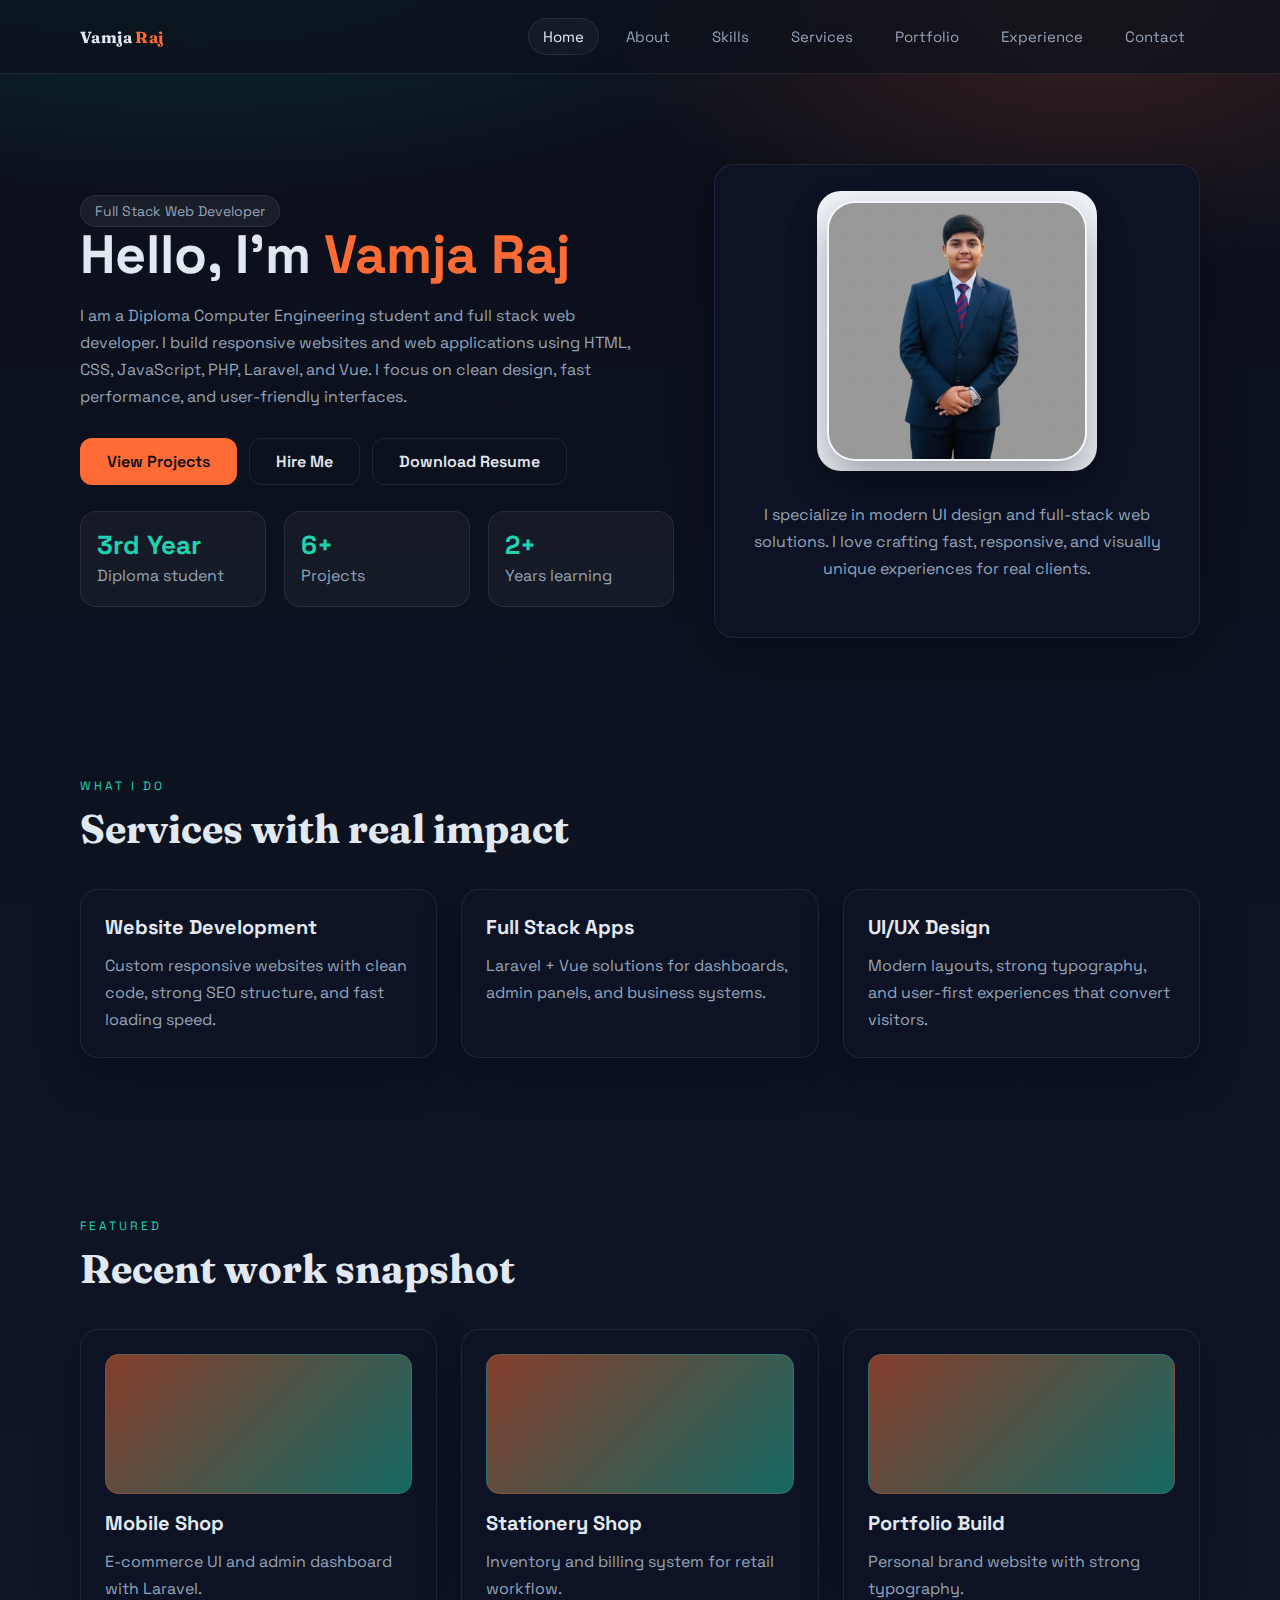
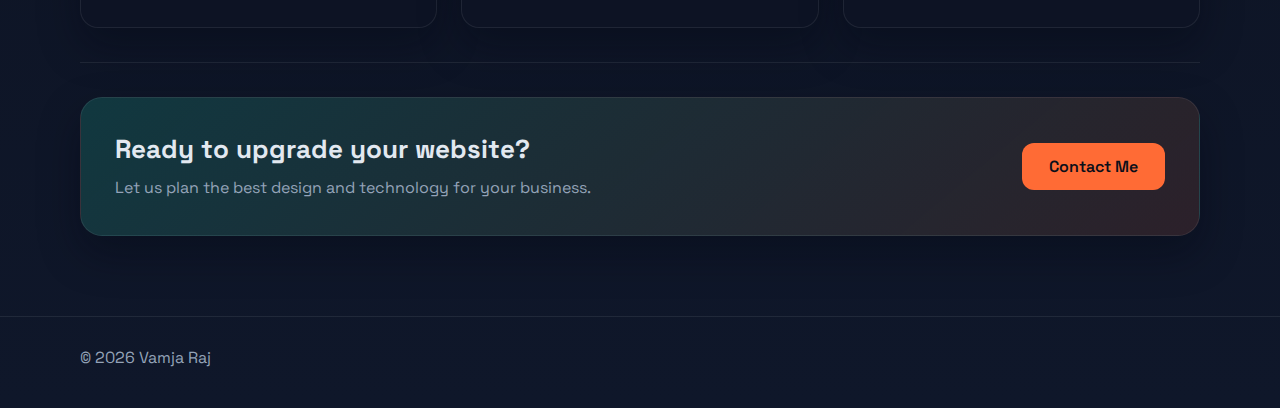
<file: index.html>
﻿<!DOCTYPE html>
<html lang="en">
<head>
  <meta charset="UTF-8">
  <meta name="viewport" content="width=device-width, initial-scale=1.0">
  <title>Vamja Raj | Web Developer</title>
  <link rel="preconnect" href="https://fonts.googleapis.com">
  <link rel="preconnect" href="https://fonts.gstatic.com" crossorigin>
  <link href="https://fonts.googleapis.com/css2?family=Fraunces:wght@600;700&family=Space+Grotesk:wght@400;500;600;700&display=swap" rel="stylesheet">
  <link rel="stylesheet" href="css/style.css">
</head>
<body>

<header>
  <div class="container nav-wrap">
    <div class="brand">Vamja <span>Raj</span></div>
    <nav>
      <a class="active" href="index.html">Home</a>
      <a href="about.html">About</a>
      <a href="skills.html">Skills</a>
      <a href="services.html">Services</a>
      <a href="portfolio.html">Portfolio</a>
      <a href="experience.html">Experience</a>
      <a href="contact.html">Contact</a>
    </nav>
  </div>
</header>

<section class="hero container">
  <div>
    <div class="pill">Full Stack Web Developer</div>
    <h1>Hello, I'm <span>Vamja Raj</span></h1>
    <p class="text">I am a Diploma Computer Engineering student and full stack web developer. I build responsive websites and web applications using HTML, CSS, JavaScript, PHP, Laravel, and Vue. I focus on clean design, fast performance, and user-friendly interfaces.</p>
    <div class="hero-actions">
      <a class="btn" href="portfolio.html">View Projects</a>
      <a class="btn outline" href="contact.html">Hire Me</a>
      <a class="btn outline" href="resume.pdf" download>Download Resume</a>
    </div>
    <div class="stats">
      <div class="stat">
        <strong>3rd Year</strong>
        <span class="text">Diploma student</span>
      </div>
      <div class="stat">
        <strong>6+</strong>
        <span class="text">Projects</span>
      </div>
      <div class="stat">
        <strong>2+</strong>
        <span class="text">Years learning</span>
      </div>
    </div>
  </div>
  <div class="hero-card">
    <div class="avatar-frame">
      <img class="avatar-img" src="profile.jpeg" alt="Vamja Raj">
    </div>
    <p class="text">I specialize in modern UI design and full-stack web solutions. I love crafting fast, responsive, and visually unique experiences for real clients.</p>
  </div>
</section>

<section>
  <div class="container">
    <div class="section-title">
      <span class="eyebrow">What I Do</span>
      <h2 class="title">Services with real impact</h2>
    </div>
    <div class="cards">
      <div class="card">
        <h3>Website Development</h3>
        <p class="text">Custom responsive websites with clean code, strong SEO structure, and fast loading speed.</p>
      </div>
      <div class="card">
        <h3>Full Stack Apps</h3>
        <p class="text">Laravel + Vue solutions for dashboards, admin panels, and business systems.</p>
      </div>
      <div class="card">
        <h3>UI/UX Design</h3>
        <p class="text">Modern layouts, strong typography, and user-first experiences that convert visitors.</p>
      </div>
    </div>
  </div>
</section>

<section>
  <div class="container">
    <div class="section-title">
      <span class="eyebrow">Featured</span>
      <h2 class="title">Recent work snapshot</h2>
    </div>
    <div class="cards">
      <div class="card">
        <div class="cover"></div>
        <h3>Mobile Shop</h3>
        <p class="text">E-commerce UI and admin dashboard with Laravel.</p>
      </div>
      <div class="card">
        <div class="cover"></div>
        <h3>Stationery Shop</h3>
        <p class="text">Inventory and billing system for retail workflow.</p>
      </div>
      <div class="card">
        <div class="cover"></div>
        <h3>Portfolio Build</h3>
        <p class="text">Personal brand website with strong typography.</p>
      </div>
    </div>
    <div class="divider"></div>
    <div class="cta">
      <div>
        <h3>Ready to upgrade your website?</h3>
        <p class="text">Let us plan the best design and technology for your business.</p>
      </div>
      <a class="btn" href="contact.html">Contact Me</a>
    </div>
  </div>
</section>

<footer>
  <div class="container">&copy; 2026 Vamja Raj</div>
</footer>
</body>
</html>
</file>
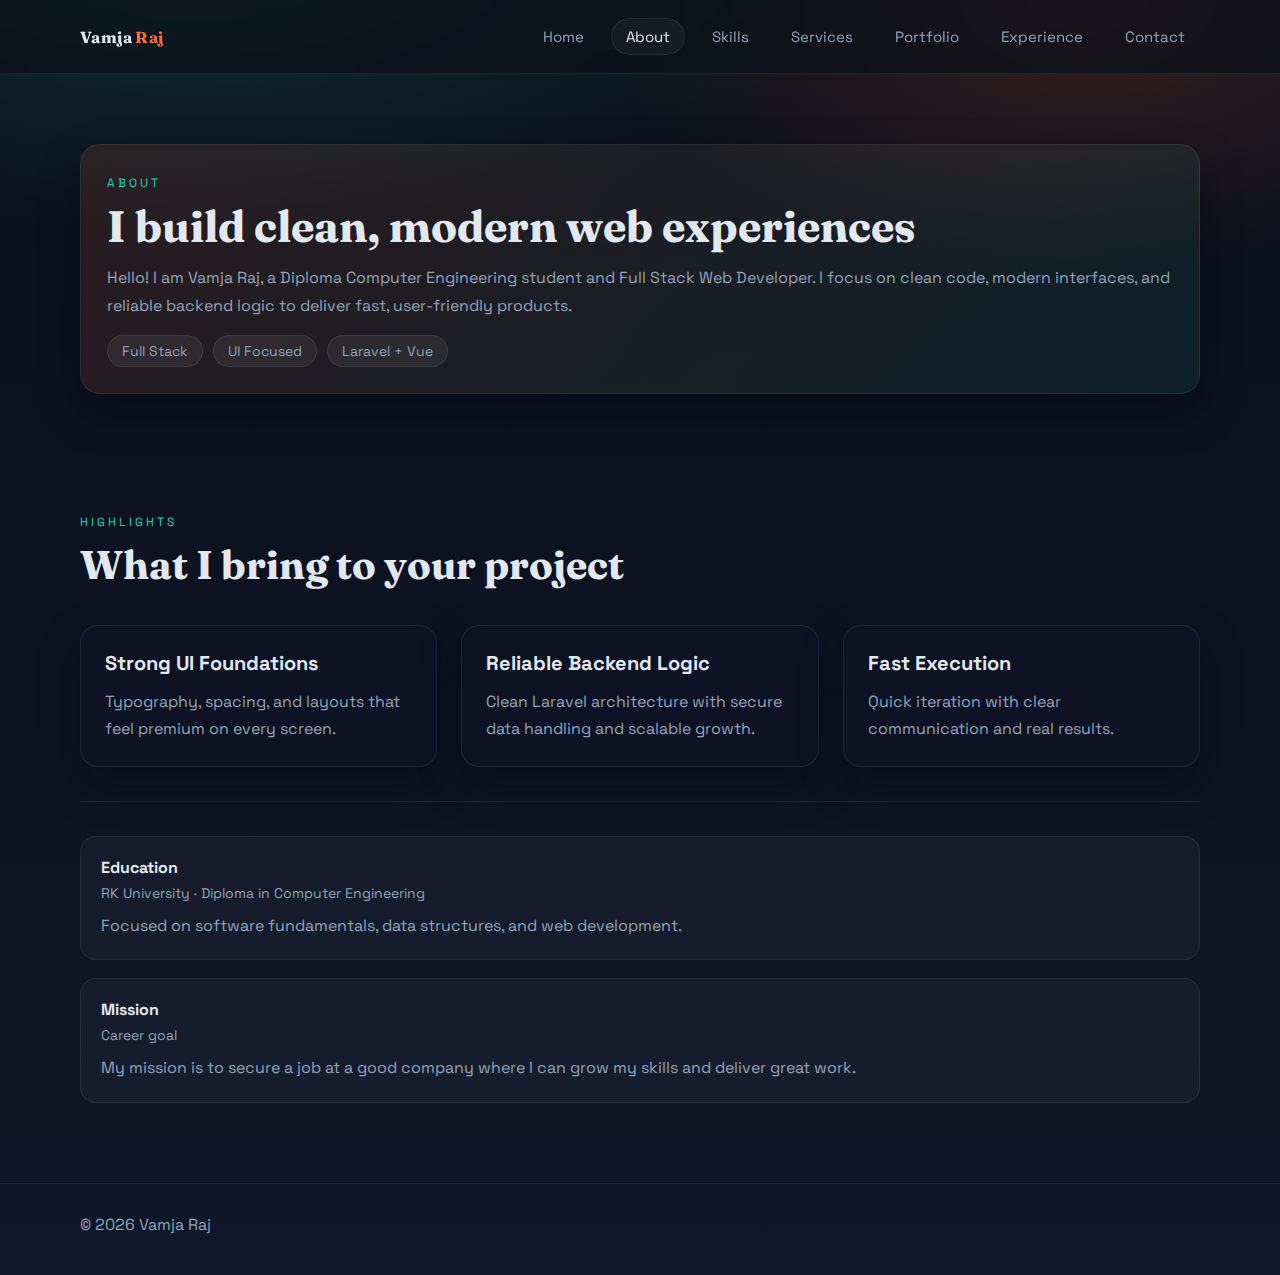
<file: about.html>
﻿<!DOCTYPE html>
<html lang="en">
<head>
  <meta charset="UTF-8">
  <meta name="viewport" content="width=device-width, initial-scale=1.0">
  <title>About | Vamja Raj</title>
  <link rel="preconnect" href="https://fonts.googleapis.com">
  <link rel="preconnect" href="https://fonts.gstatic.com" crossorigin>
  <link href="https://fonts.googleapis.com/css2?family=Fraunces:wght@600;700&family=Space+Grotesk:wght@400;500;600;700&display=swap" rel="stylesheet">
  <link rel="stylesheet" href="css/style.css">
</head>
<body>

<header>
  <div class="container nav-wrap">
    <div class="brand">Vamja <span>Raj</span></div>
    <nav>
      <a href="index.html">Home</a>
      <a class="active" href="about.html">About</a>
      <a href="skills.html">Skills</a>
      <a href="services.html">Services</a>
      <a href="portfolio.html">Portfolio</a>
      <a href="experience.html">Experience</a>
      <a href="contact.html">Contact</a>
    </nav>
  </div>
</header>

<section class="page-hero">
  <div class="container hero-panel">
    <span class="eyebrow">About</span>
    <h1 class="page-title">I build clean, modern web experiences</h1>
    <p class="text">Hello! I am Vamja Raj, a Diploma Computer Engineering student and Full Stack Web Developer. I focus on clean code, modern interfaces, and reliable backend logic to deliver fast, user-friendly products.</p>
    <div class="chips">
      <span class="pill">Full Stack</span>
      <span class="pill">UI Focused</span>
      <span class="pill">Laravel + Vue</span>
    </div>
  </div>
</section>

<section>
  <div class="container">
    <div class="section-title">
      <span class="eyebrow">Highlights</span>
      <h2 class="title">What I bring to your project</h2>
    </div>
    <div class="cards">
      <div class="card">
        <h3>Strong UI Foundations</h3>
        <p class="text">Typography, spacing, and layouts that feel premium on every screen.</p>
      </div>
      <div class="card">
        <h3>Reliable Backend Logic</h3>
        <p class="text">Clean Laravel architecture with secure data handling and scalable growth.</p>
      </div>
      <div class="card">
        <h3>Fast Execution</h3>
        <p class="text">Quick iteration with clear communication and real results.</p>
      </div>
    </div>
    <div class="divider"></div>
    <div class="timeline">
      <div class="timeline-item">
        <h4>Education</h4>
        <div class="meta">RK University · Diploma in Computer Engineering</div>
        <p class="text">Focused on software fundamentals, data structures, and web development.</p>
      </div>
      <div class="timeline-item">
        <h4>Mission</h4>
        <div class="meta">Career goal</div>
        <p class="text">My mission is to secure a job at a good company where I can grow my skills and deliver great work.</p>
      </div>
    </div>
  </div>
</section>

<footer>
  <div class="container">&copy; 2026 Vamja Raj</div>
</footer>
</body>
</html>
</file>
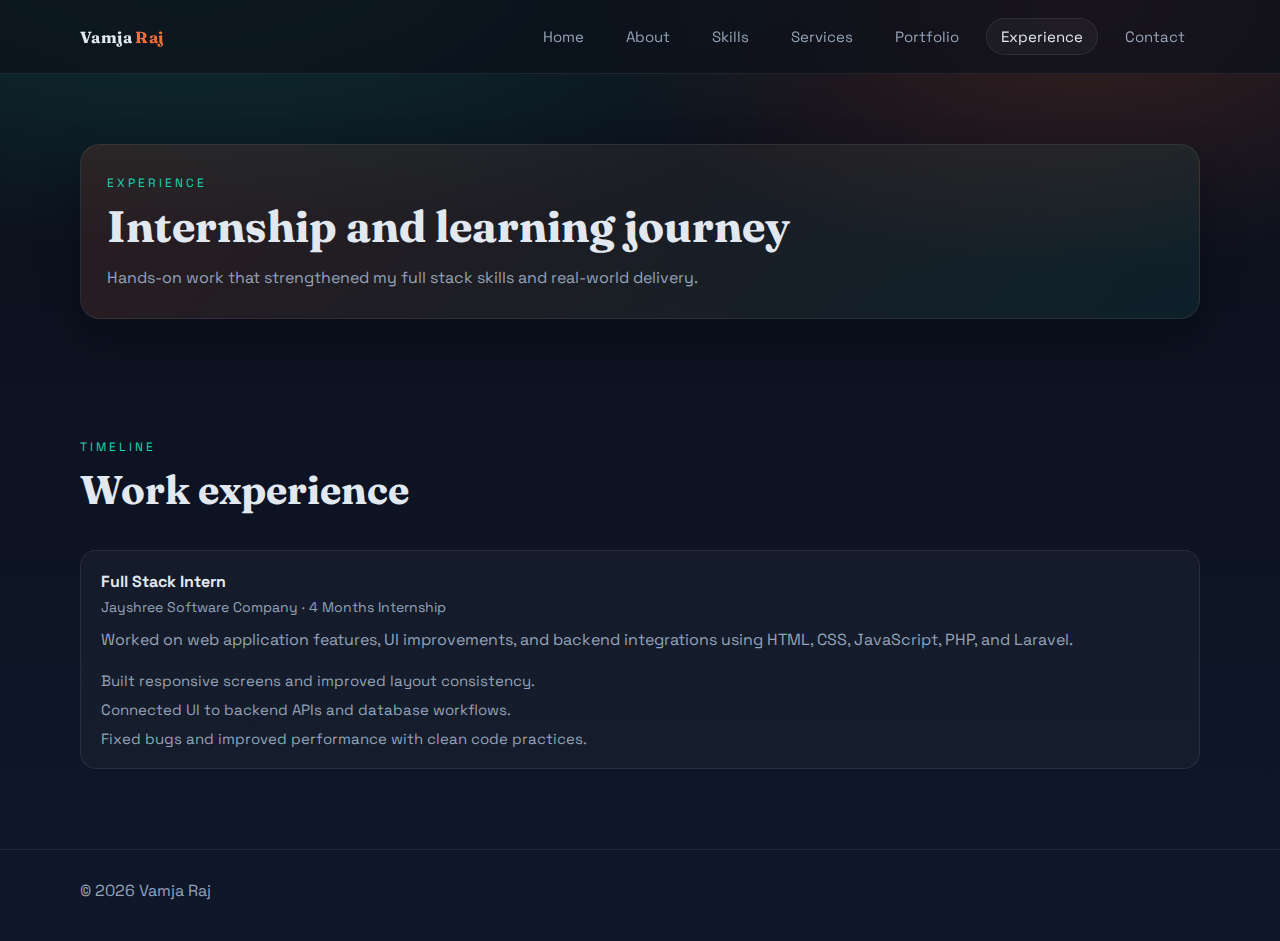
<file: experience.html>
﻿<!DOCTYPE html>
<html lang="en">
<head>
  <meta charset="UTF-8">
  <meta name="viewport" content="width=device-width, initial-scale=1.0">
  <title>Experience | Vamja Raj</title>
  <link rel="preconnect" href="https://fonts.googleapis.com">
  <link rel="preconnect" href="https://fonts.gstatic.com" crossorigin>
  <link href="https://fonts.googleapis.com/css2?family=Fraunces:wght@600;700&family=Space+Grotesk:wght@400;500;600;700&display=swap" rel="stylesheet">
  <link rel="stylesheet" href="css/style.css">
</head>
<body>

<header>
  <div class="container nav-wrap">
    <div class="brand">Vamja <span>Raj</span></div>
    <nav>
      <a href="index.html">Home</a>
      <a href="about.html">About</a>
      <a href="skills.html">Skills</a>
      <a href="services.html">Services</a>
      <a href="portfolio.html">Portfolio</a>
      <a class="active" href="experience.html">Experience</a>
      <a href="contact.html">Contact</a>
    </nav>
  </div>
</header>

<section class="page-hero">
  <div class="container hero-panel">
    <span class="eyebrow">Experience</span>
    <h1 class="page-title">Internship and learning journey</h1>
    <p class="text">Hands-on work that strengthened my full stack skills and real-world delivery.</p>
  </div>
</section>

<section>
  <div class="container">
    <div class="section-title">
      <span class="eyebrow">Timeline</span>
      <h2 class="title">Work experience</h2>
    </div>

    <div class="timeline">
      <div class="timeline-item">
        <h4>Full Stack Intern</h4>
        <div class="meta">Jayshree Software Company · 4 Months Internship</div>
        <p class="text">Worked on web application features, UI improvements, and backend integrations using HTML, CSS, JavaScript, PHP, and Laravel.</p>
        <div class="list">
          <div>Built responsive screens and improved layout consistency.</div>
          <div>Connected UI to backend APIs and database workflows.</div>
          <div>Fixed bugs and improved performance with clean code practices.</div>
        </div>
      </div>
    </div>
  </div>
</section>

<footer>
  <div class="container">&copy; 2026 Vamja Raj</div>
</footer>
</body>
</html>
</file>
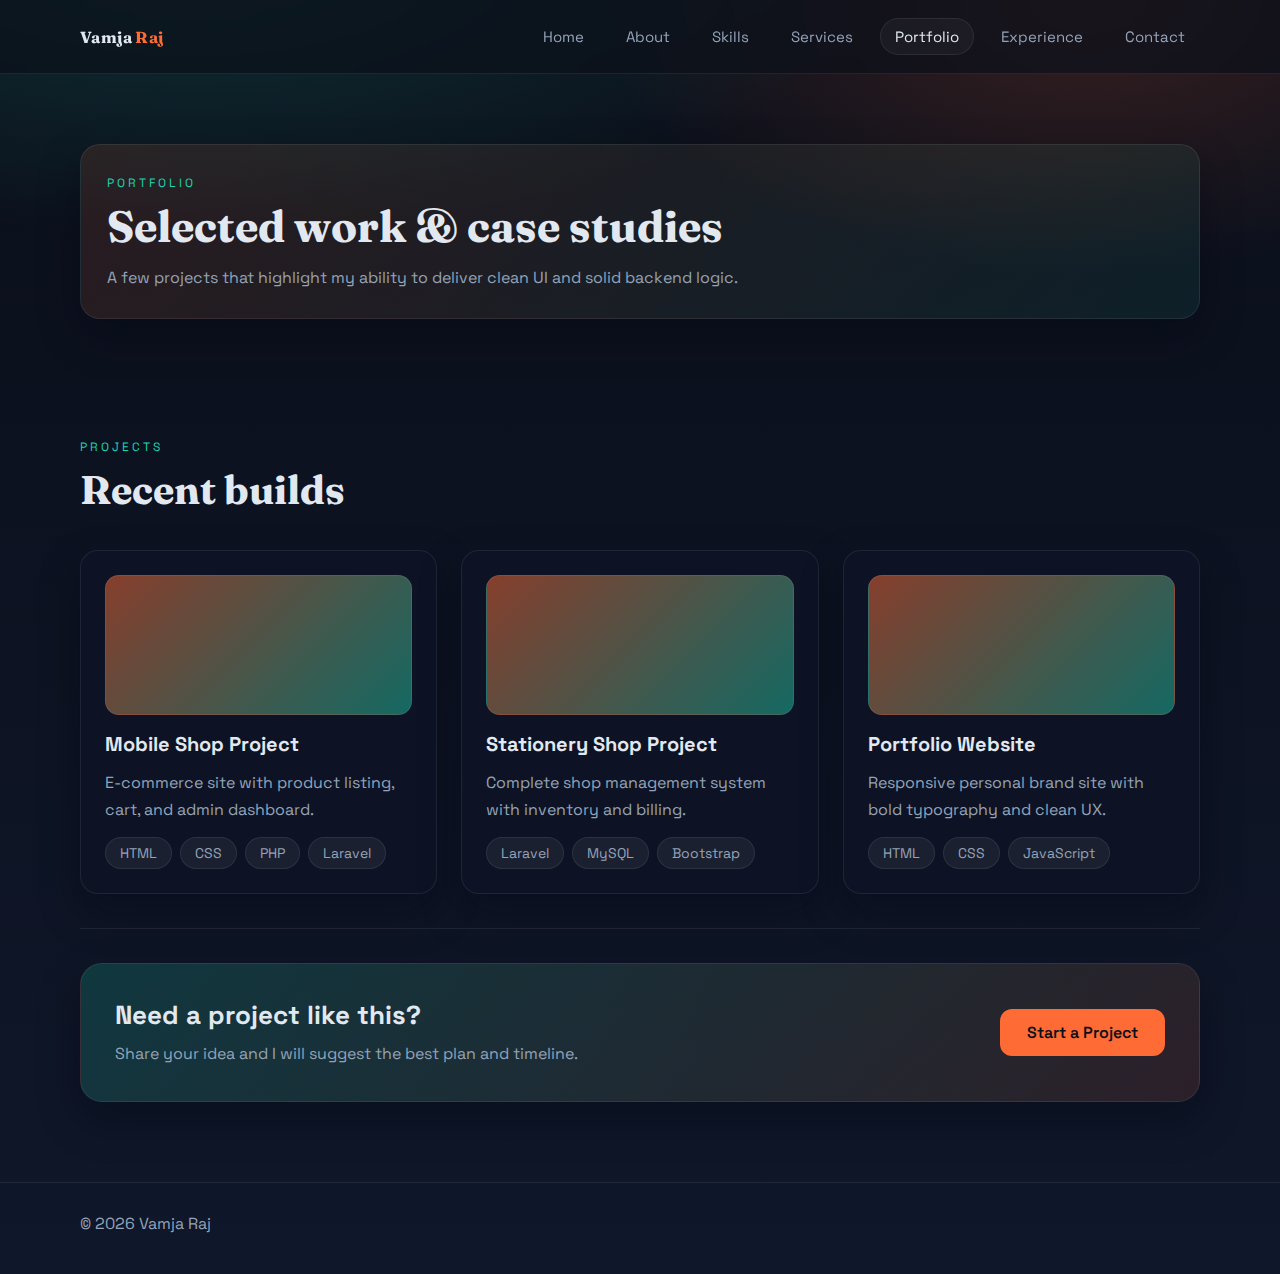
<file: portfolio.html>
﻿<!DOCTYPE html>
<html lang="en">
<head>
  <meta charset="UTF-8">
  <meta name="viewport" content="width=device-width, initial-scale=1.0">
  <title>Portfolio | Vamja Raj</title>
  <link rel="preconnect" href="https://fonts.googleapis.com">
  <link rel="preconnect" href="https://fonts.gstatic.com" crossorigin>
  <link href="https://fonts.googleapis.com/css2?family=Fraunces:wght@600;700&family=Space+Grotesk:wght@400;500;600;700&display=swap" rel="stylesheet">
  <link rel="stylesheet" href="css/style.css">
</head>
<body>

<header>
  <div class="container nav-wrap">
    <div class="brand">Vamja <span>Raj</span></div>
    <nav>
      <a href="index.html">Home</a>
      <a href="about.html">About</a>
      <a href="skills.html">Skills</a>
      <a href="services.html">Services</a>
      <a class="active" href="portfolio.html">Portfolio</a>
      <a href="experience.html">Experience</a>
      <a href="contact.html">Contact</a>
    </nav>
  </div>
</header>

<section class="page-hero">
  <div class="container hero-panel">
    <span class="eyebrow">Portfolio</span>
    <h1 class="page-title">Selected work & case studies</h1>
    <p class="text">A few projects that highlight my ability to deliver clean UI and solid backend logic.</p>
  </div>
</section>

<section>
  <div class="container">
    <div class="section-title">
      <span class="eyebrow">Projects</span>
      <h2 class="title">Recent builds</h2>
    </div>
    <div class="cards">
      <div class="card">
        <div class="cover"></div>
        <h3>Mobile Shop Project</h3>
        <p class="text">E-commerce site with product listing, cart, and admin dashboard.</p>
        <div class="tags">
          <span class="pill">HTML</span>
          <span class="pill">CSS</span>
          <span class="pill">PHP</span>
          <span class="pill">Laravel</span>
        </div>
      </div>
      <div class="card">
        <div class="cover"></div>
        <h3>Stationery Shop Project</h3>
        <p class="text">Complete shop management system with inventory and billing.</p>
        <div class="tags">
          <span class="pill">Laravel</span>
          <span class="pill">MySQL</span>
          <span class="pill">Bootstrap</span>
        </div>
      </div>
      <div class="card">
        <div class="cover"></div>
        <h3>Portfolio Website</h3>
        <p class="text">Responsive personal brand site with bold typography and clean UX.</p>
        <div class="tags">
          <span class="pill">HTML</span>
          <span class="pill">CSS</span>
          <span class="pill">JavaScript</span>
        </div>
      </div>
    </div>
    <div class="divider"></div>
    <div class="cta">
      <div>
        <h3>Need a project like this?</h3>
        <p class="text">Share your idea and I will suggest the best plan and timeline.</p>
      </div>
      <a class="btn" href="contact.html">Start a Project</a>
    </div>
  </div>
</section>

<footer>
  <div class="container">&copy; 2026 Vamja Raj</div>
</footer>
</body>
</html>
</file>
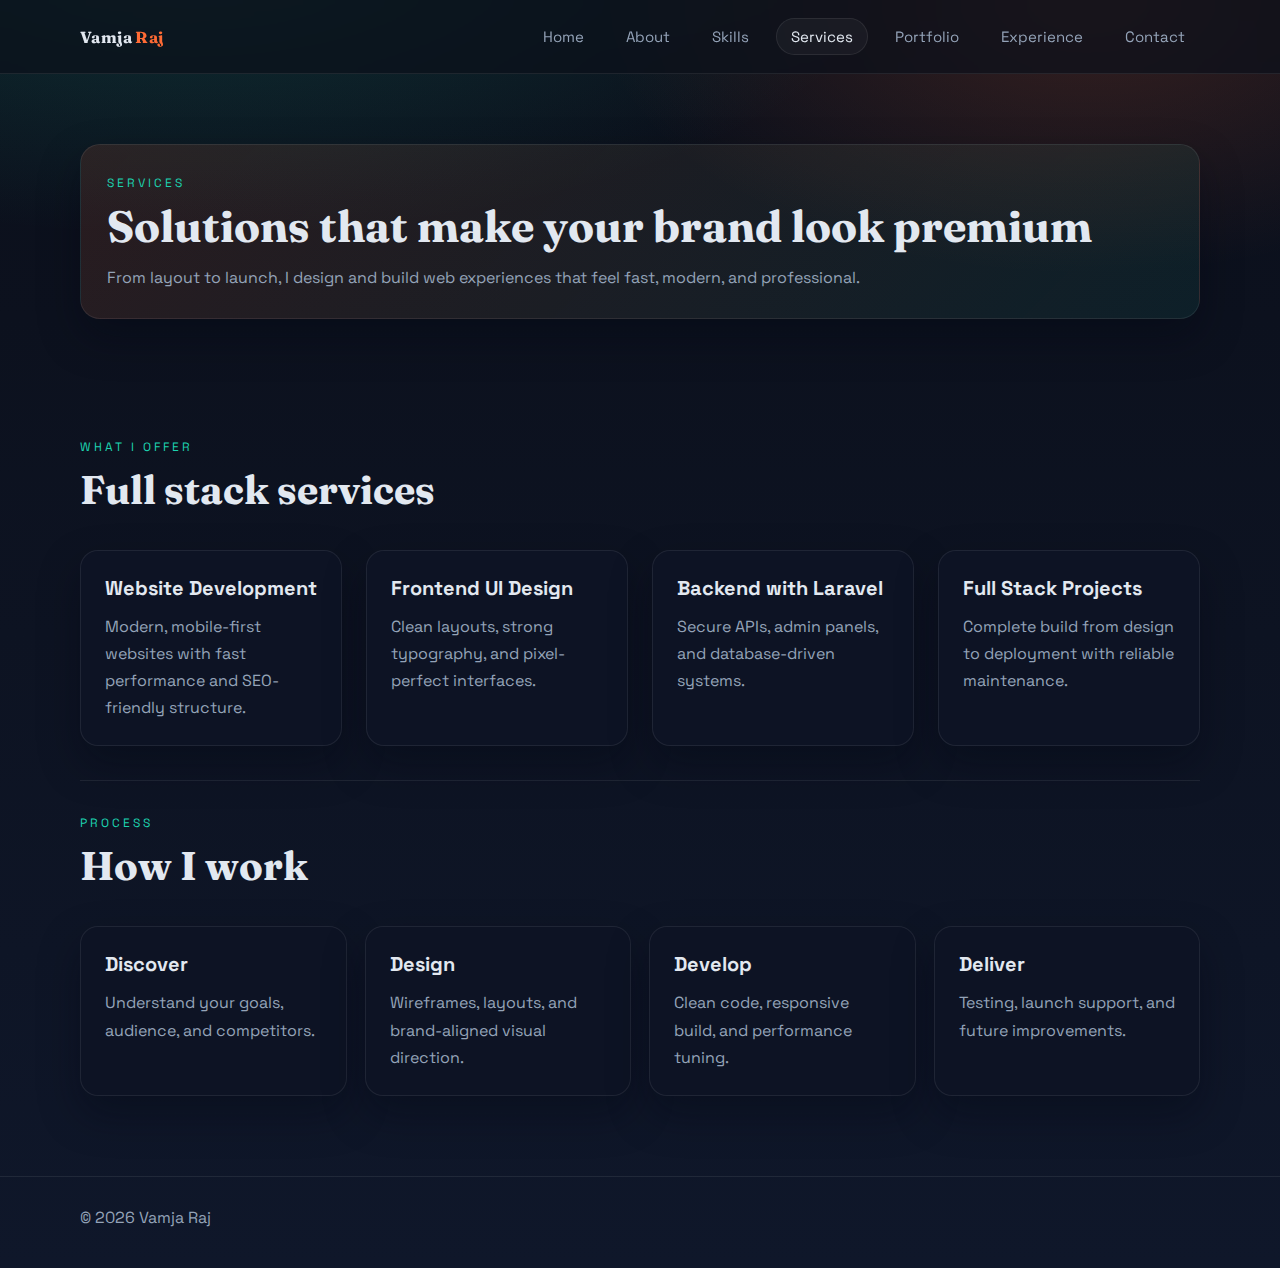
<file: services.html>
﻿<!DOCTYPE html>
<html lang="en">
<head>
  <meta charset="UTF-8">
  <meta name="viewport" content="width=device-width, initial-scale=1.0">
  <title>Services | Vamja Raj</title>
  <link rel="preconnect" href="https://fonts.googleapis.com">
  <link rel="preconnect" href="https://fonts.gstatic.com" crossorigin>
  <link href="https://fonts.googleapis.com/css2?family=Fraunces:wght@600;700&family=Space+Grotesk:wght@400;500;600;700&display=swap" rel="stylesheet">
  <link rel="stylesheet" href="css/style.css">
</head>
<body>

<header>
  <div class="container nav-wrap">
    <div class="brand">Vamja <span>Raj</span></div>
    <nav>
      <a href="index.html">Home</a>
      <a href="about.html">About</a>
      <a href="skills.html">Skills</a>
      <a class="active" href="services.html">Services</a>
      <a href="portfolio.html">Portfolio</a>
      <a href="experience.html">Experience</a>
      <a href="contact.html">Contact</a>
    </nav>
  </div>
</header>

<section class="page-hero">
  <div class="container hero-panel">
    <span class="eyebrow">Services</span>
    <h1 class="page-title">Solutions that make your brand look premium</h1>
    <p class="text">From layout to launch, I design and build web experiences that feel fast, modern, and professional.</p>
  </div>
</section>

<section>
  <div class="container">
    <div class="section-title">
      <span class="eyebrow">What I Offer</span>
      <h2 class="title">Full stack services</h2>
    </div>
    <div class="cards">
      <div class="card">
        <h3>Website Development</h3>
        <p class="text">Modern, mobile-first websites with fast performance and SEO-friendly structure.</p>
      </div>
      <div class="card">
        <h3>Frontend UI Design</h3>
        <p class="text">Clean layouts, strong typography, and pixel-perfect interfaces.</p>
      </div>
      <div class="card">
        <h3>Backend with Laravel</h3>
        <p class="text">Secure APIs, admin panels, and database-driven systems.</p>
      </div>
      <div class="card">
        <h3>Full Stack Projects</h3>
        <p class="text">Complete build from design to deployment with reliable maintenance.</p>
      </div>
    </div>
    <div class="divider"></div>
    <div class="section-title">
      <span class="eyebrow">Process</span>
      <h2 class="title">How I work</h2>
    </div>
    <div class="process">
      <div class="card">
        <h3>Discover</h3>
        <p class="text">Understand your goals, audience, and competitors.</p>
      </div>
      <div class="card">
        <h3>Design</h3>
        <p class="text">Wireframes, layouts, and brand-aligned visual direction.</p>
      </div>
      <div class="card">
        <h3>Develop</h3>
        <p class="text">Clean code, responsive build, and performance tuning.</p>
      </div>
      <div class="card">
        <h3>Deliver</h3>
        <p class="text">Testing, launch support, and future improvements.</p>
      </div>
    </div>
  </div>
</section>

<footer>
  <div class="container">&copy; 2026 Vamja Raj</div>
</footer>
</body>
</html>
</file>
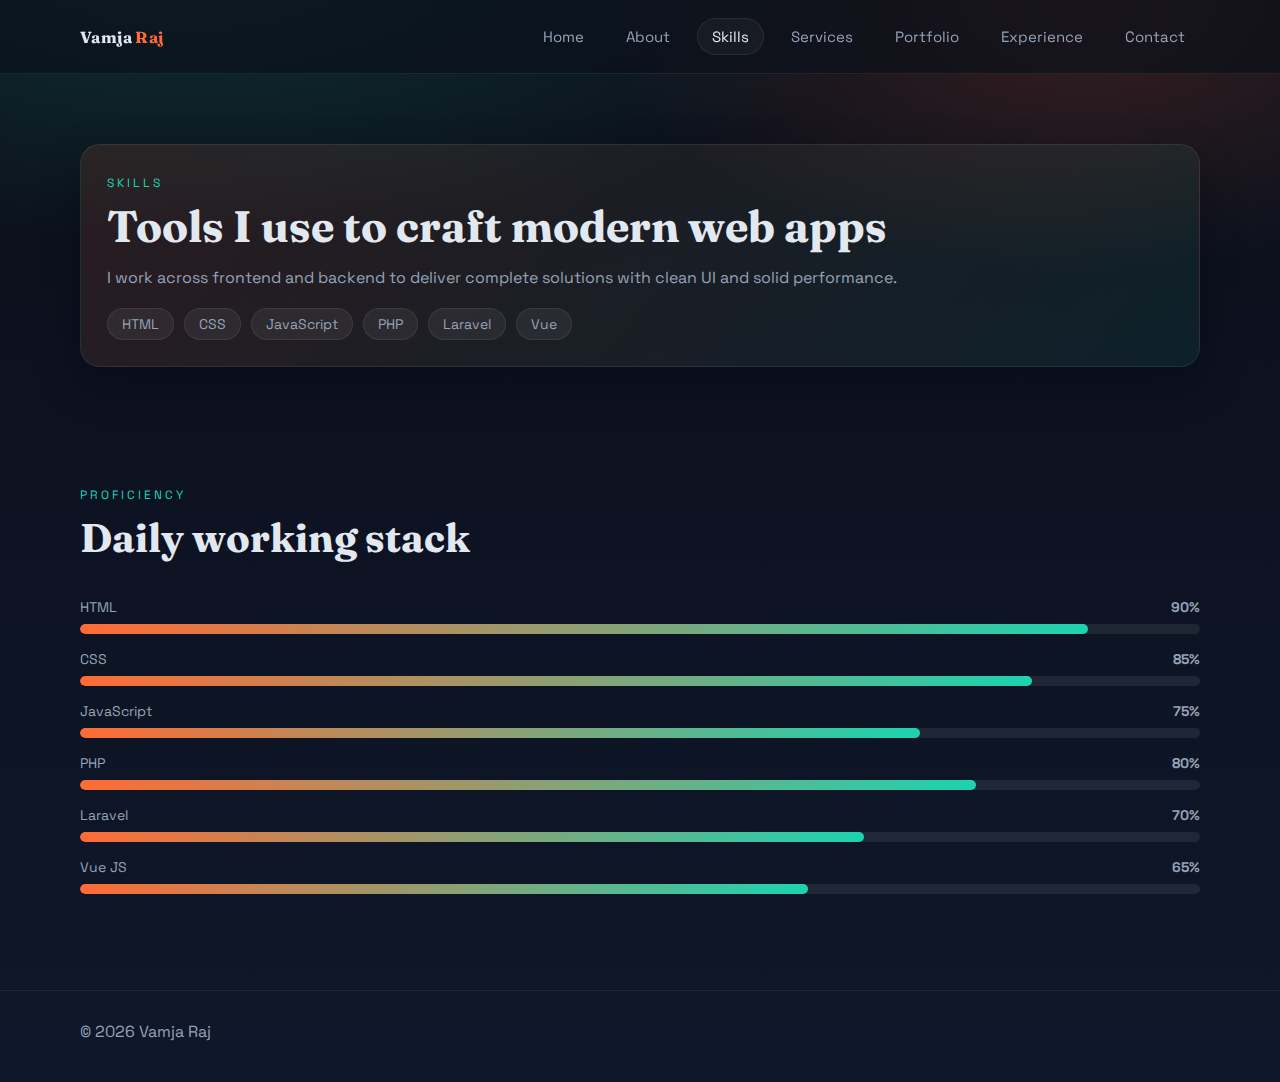
<file: skills.html>
﻿<!DOCTYPE html>
<html lang="en">
<head>
  <meta charset="UTF-8">
  <meta name="viewport" content="width=device-width, initial-scale=1.0">
  <title>Skills | Vamja Raj</title>
  <link rel="preconnect" href="https://fonts.googleapis.com">
  <link rel="preconnect" href="https://fonts.gstatic.com" crossorigin>
  <link href="https://fonts.googleapis.com/css2?family=Fraunces:wght@600;700&family=Space+Grotesk:wght@400;500;600;700&display=swap" rel="stylesheet">
  <link rel="stylesheet" href="css/style.css">
</head>
<body>

<header>
  <div class="container nav-wrap">
    <div class="brand">Vamja <span>Raj</span></div>
    <nav>
      <a href="index.html">Home</a>
      <a href="about.html">About</a>
      <a class="active" href="skills.html">Skills</a>
      <a href="services.html">Services</a>
      <a href="portfolio.html">Portfolio</a>
      <a href="experience.html">Experience</a>
      <a href="contact.html">Contact</a>
    </nav>
  </div>
</header>

<section class="page-hero">
  <div class="container hero-panel">
    <span class="eyebrow">Skills</span>
    <h1 class="page-title">Tools I use to craft modern web apps</h1>
    <p class="text">I work across frontend and backend to deliver complete solutions with clean UI and solid performance.</p>
    <div class="chips">
      <span class="pill">HTML</span>
      <span class="pill">CSS</span>
      <span class="pill">JavaScript</span>
      <span class="pill">PHP</span>
      <span class="pill">Laravel</span>
      <span class="pill">Vue</span>
    </div>
  </div>
</section>

<section>
  <div class="container">
    <div class="section-title">
      <span class="eyebrow">Proficiency</span>
      <h2 class="title">Daily working stack</h2>
    </div>

    <div class="skill">
      <span>HTML <strong>90%</strong></span>
      <div class="bar"><div style="width:90%"></div></div>
    </div>
    <div class="skill">
      <span>CSS <strong>85%</strong></span>
      <div class="bar"><div style="width:85%"></div></div>
    </div>
    <div class="skill">
      <span>JavaScript <strong>75%</strong></span>
      <div class="bar"><div style="width:75%"></div></div>
    </div>
    <div class="skill">
      <span>PHP <strong>80%</strong></span>
      <div class="bar"><div style="width:80%"></div></div>
    </div>
    <div class="skill">
      <span>Laravel <strong>70%</strong></span>
      <div class="bar"><div style="width:70%"></div></div>
    </div>
    <div class="skill">
      <span>Vue JS <strong>65%</strong></span>
      <div class="bar"><div style="width:65%"></div></div>
    </div>
  </div>
</section>

<footer>
  <div class="container">&copy; 2026 Vamja Raj</div>
</footer>
</body>
</html>
</file>
<file: css/style.css>
:root{
  --bg:#0b0f1a;
  --bg-2:#0f172a;
  --card:#0d1324;
  --text:#e2e8f0;
  --muted:#94a3b8;
  --accent:#ff6b35;
  --accent-2:#1dd3b0;
  --line:rgba(255,255,255,0.08);
  --shadow:0 18px 40px rgba(3,7,18,0.35);
}

*{
  margin:0;
  padding:0;
  box-sizing:border-box;
}

body{
  font-family:"Space Grotesk","Segoe UI",Arial,sans-serif;
  background:
    radial-gradient(1200px 500px at 15% -5%, rgba(29,211,176,0.18), transparent 60%),
    radial-gradient(900px 500px at 85% 0%, rgba(255,107,53,0.18), transparent 55%),
    linear-gradient(180deg, var(--bg), var(--bg-2));
  color:var(--text);
  min-height:100vh;
}

img{
  max-width:100%;
  display:block;
}

a{
  color:inherit;
}

.container{
  width:min(1120px, 92vw);
  margin:0 auto;
}

/* HEADER */
header{
  position:sticky;
  top:0;
  z-index:100;
  backdrop-filter:blur(10px);
  background:rgba(11,15,26,0.7);
  border-bottom:1px solid var(--line);
}

.nav-wrap{
  display:flex;
  align-items:center;
  justify-content:space-between;
  padding:18px 0;
  gap:20px;
}

.brand{
  font-family:"Fraunces","Georgia",serif;
  font-weight:700;
  letter-spacing:0.4px;
}

.brand span{
  color:var(--accent);
}

nav{
  display:flex;
  flex-wrap:wrap;
  gap:12px;
}

nav a{
  text-decoration:none;
  padding:8px 14px;
  border:1px solid transparent;
  border-radius:999px;
  transition:0.3s ease;
  color:var(--muted);
  font-size:15px;
}

nav a:hover,
nav a.active{
  color:var(--text);
  border-color:var(--line);
  background:rgba(255,255,255,0.04);
}

/* COMMON */
section{
  padding:80px 0;
}

.section-title{
  display:flex;
  flex-direction:column;
  align-items:flex-start;
  gap:10px;
  margin-bottom:36px;
}

.eyebrow{
  text-transform:uppercase;
  letter-spacing:3px;
  font-size:12px;
  color:var(--accent-2);
}

.title{
  font-family:"Fraunces","Georgia",serif;
  font-size:40px;
}

.text{
  color:var(--muted);
  line-height:1.7;
  font-size:16px;
}

.pill{
  display:inline-flex;
  align-items:center;
  gap:8px;
  padding:6px 14px;
  border-radius:999px;
  background:rgba(255,255,255,0.06);
  color:var(--muted);
  font-size:14px;
  border:1px solid var(--line);
}

.page-hero{
  padding:70px 0 40px;
}

.page-hero .hero-panel{
  padding:26px;
  border-radius:20px;
  background:linear-gradient(135deg, rgba(255,107,53,0.12), rgba(29,211,176,0.08));
  border:1px solid var(--line);
  box-shadow:var(--shadow);
}

.page-title{
  font-family:"Fraunces","Georgia",serif;
  font-size:44px;
  line-height:1.1;
  margin:10px 0 14px;
}

.chips{
  display:flex;
  flex-wrap:wrap;
  gap:10px;
  margin-top:16px;
}

.list{
  display:grid;
  gap:10px;
  margin-top:18px;
  color:var(--muted);
  font-size:15px;
}

.divider{
  height:1px;
  background:var(--line);
  margin:34px 0;
}

footer{
  padding:30px 0 40px;
  color:var(--muted);
  border-top:1px solid var(--line);
}

/* HERO */
.hero{
  display:grid;
  grid-template-columns:1.1fr 0.9fr;
  gap:40px;
  align-items:center;
  padding:90px 0 60px;
}

.hero h1{
  font-size:54px;
  line-height:1.05;
  margin-bottom:18px;
}

.hero h1 span{
  color:var(--accent);
}

.hero p{
  margin:18px 0 28px;
  max-width:560px;
}

.hero-actions{
  display:flex;
  flex-wrap:wrap;
  gap:12px;
}

.btn{
  display:inline-flex;
  align-items:center;
  justify-content:center;
  gap:8px;
  padding:12px 26px;
  border-radius:12px;
  background:var(--accent);
  color:#0b0f1a;
  text-decoration:none;
  font-weight:600;
  border:1px solid transparent;
  transition:transform 0.25s ease, box-shadow 0.25s ease, background 0.25s ease;
}

.btn:hover{
  transform:translateY(-2px);
  box-shadow:0 12px 24px rgba(255,107,53,0.2);
}

.btn.outline{
  background:transparent;
  color:var(--text);
  border-color:var(--line);
}

.avatar{
  width:260px;
  height:260px;
  border-radius:28px;
  background:
    linear-gradient(135deg, rgba(255,107,53,0.9), rgba(29,211,176,0.85));
  display:grid;
  place-items:center;
  font-size:64px;
  font-weight:700;
  color:#0b0f1a;
  box-shadow:var(--shadow);
  margin-left:auto;
}

.avatar-img{
  width:260px;
  height:260px;
  border-radius:28px;
  object-fit:cover;
  box-shadow:var(--shadow);
  border:2px solid rgba(255,255,255,0.18);
  display:block;
}

.avatar-frame{
  padding:10px;
  border-radius:24px;
  background:#f1f5f9;
  display:inline-block;
  box-shadow:0 12px 30px rgba(0,0,0,0.18);
  margin:0 auto 12px;
}

.hero-card{
  background:var(--card);
  border:1px solid var(--line);
  border-radius:20px;
  padding:26px;
  box-shadow:var(--shadow);
  display:flex;
  flex-direction:column;
  align-items:center;
  text-align:center;
}

.stats{
  display:grid;
  grid-template-columns:repeat(auto-fit,minmax(160px,1fr));
  gap:18px;
  margin-top:26px;
}

.stat{
  padding:16px;
  border-radius:16px;
  background:rgba(255,255,255,0.04);
  border:1px solid var(--line);
}

.stat strong{
  font-size:26px;
  display:block;
  color:var(--accent-2);
}

/* CARDS */
.cards{
  display:grid;
  grid-template-columns:repeat(auto-fit,minmax(240px,1fr));
  gap:24px;
}

.card{
  background:var(--card);
  padding:24px;
  border-radius:18px;
  border:1px solid var(--line);
  transition:transform 0.25s ease, box-shadow 0.25s ease;
  box-shadow:var(--shadow);
}

.card:hover{
  transform:translateY(-6px);
}

.card h3{
  margin-bottom:12px;
  font-size:20px;
}

.tags{
  display:flex;
  flex-wrap:wrap;
  gap:8px;
  margin-top:14px;
}

.cover{
  height:140px;
  border-radius:14px;
  background:linear-gradient(135deg, rgba(255,107,53,0.5), rgba(29,211,176,0.45));
  margin-bottom:16px;
  border:1px solid var(--line);
}

.process{
  display:grid;
  grid-template-columns:repeat(auto-fit,minmax(200px,1fr));
  gap:18px;
}

.cta{
  padding:34px;
  border-radius:22px;
  background:linear-gradient(140deg, rgba(29,211,176,0.18), rgba(255,107,53,0.12));
  border:1px solid var(--line);
  box-shadow:var(--shadow);
  display:flex;
  align-items:center;
  justify-content:space-between;
  gap:20px;
  flex-wrap:wrap;
}

.cta h3{
  font-size:26px;
  margin-bottom:8px;
}

/* SKILLS */
.skill{
  margin-bottom:16px;
}

.skill span{
  display:flex;
  justify-content:space-between;
  color:var(--muted);
  margin-bottom:8px;
  font-size:14px;
}

.bar{
  height:10px;
  background:rgba(255,255,255,0.08);
  border-radius:999px;
  overflow:hidden;
}

.bar div{
  height:100%;
  background:linear-gradient(90deg, var(--accent), var(--accent-2));
  border-radius:999px;
  animation:load 1.4s ease-out;
}

/* TIMELINE */
.timeline{
  display:grid;
  gap:18px;
}

.timeline-item{
  padding:20px;
  border-radius:16px;
  border:1px solid var(--line);
  background:rgba(255,255,255,0.03);
}

.timeline-item h4{
  margin-bottom:6px;
}

.timeline-item .meta{
  color:var(--muted);
  font-size:14px;
  margin-bottom:10px;
}

/* CONTACT */
.contact-grid{
  display:grid;
  grid-template-columns:1.1fr 0.9fr;
  gap:24px;
}

.contact-card{
  background:var(--card);
  border:1px solid var(--line);
  border-radius:18px;
  padding:24px;
  box-shadow:var(--shadow);
}

.contact-head{
  display:flex;
  align-items:center;
  justify-content:space-between;
  gap:12px;
  margin-bottom:16px;
}

.contact-note{
  color:var(--muted);
  font-size:14px;
}

.socials{
  display:grid;
  grid-template-columns:repeat(2,minmax(0,1fr));
  gap:12px;
  margin-top:18px;
}

.social-link{
  display:flex;
  align-items:center;
  justify-content:center;
  padding:12px;
  border-radius:12px;
  border:1px solid var(--line);
  text-decoration:none;
  color:var(--text);
  background:rgba(255,255,255,0.03);
  transition:transform 0.2s ease, background 0.2s ease;
  font-weight:600;
}

.social-link:hover{
  transform:translateY(-2px);
  background:rgba(255,255,255,0.08);
}

form{
  display:grid;
  gap:14px;
}

input, textarea{
  width:100%;
  padding:12px 14px;
  border-radius:12px;
  border:1px solid var(--line);
  background:rgba(255,255,255,0.03);
  color:var(--text);
  font-family:inherit;
}

textarea{
  min-height:120px;
  resize:vertical;
}

/* ANIMATIONS */
@keyframes load{
  from{width:0}
}

@media(max-width:900px){
  .hero{
    grid-template-columns:1fr;
    text-align:left;
  }

  .avatar{
    margin:0;
  }

  .contact-grid{
    grid-template-columns:1fr;
  }
}

@media(max-width:640px){
  nav{
    justify-content:center;
  }

  .hero h1{
    font-size:42px;
  }
}
</file>
